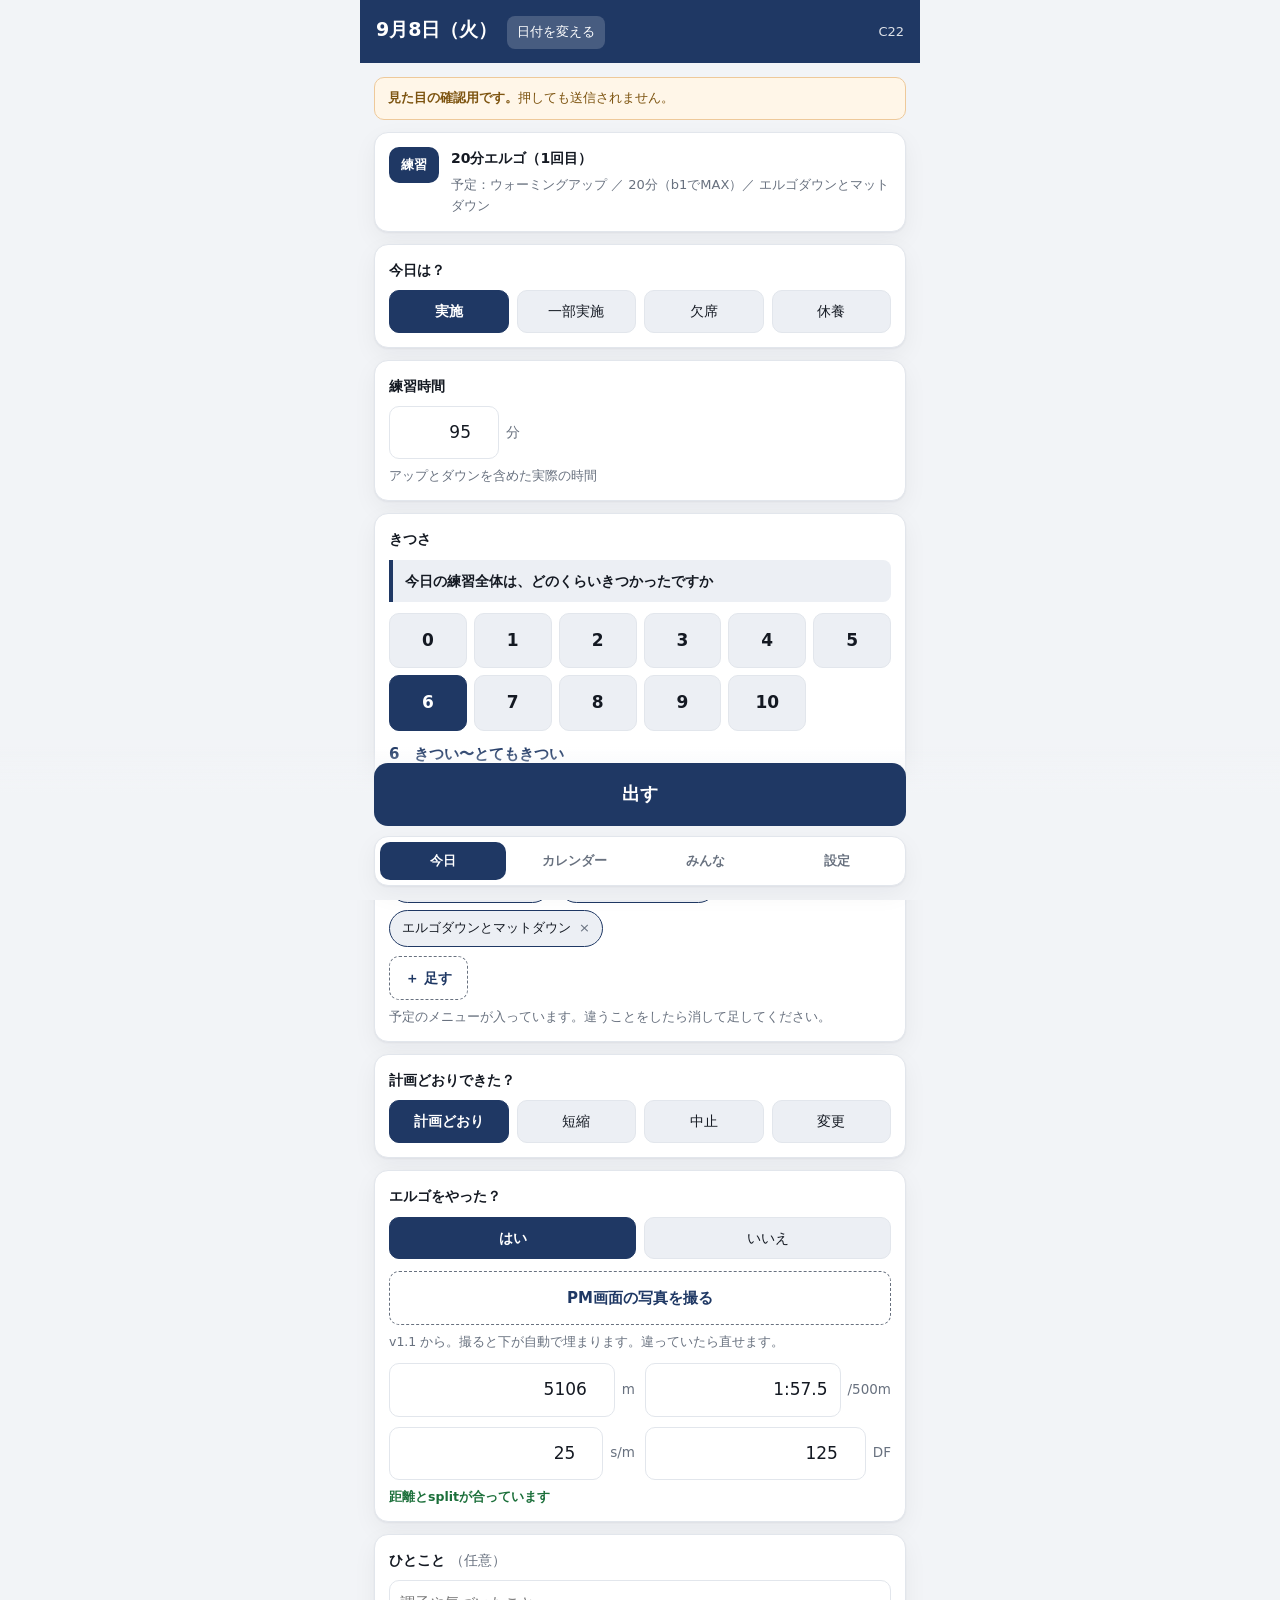
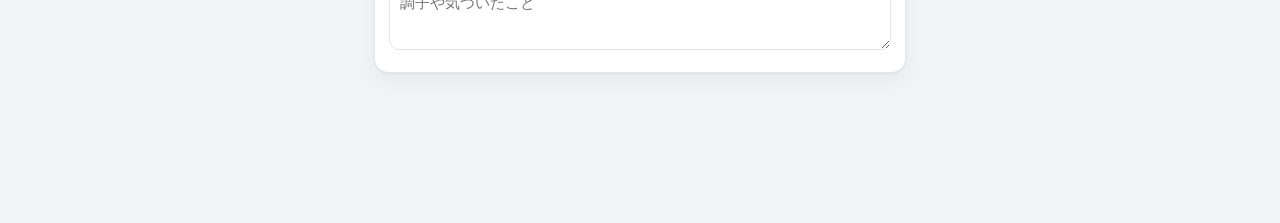
<file: docs/mockups/submit.html>
<!doctype html>
<html lang="ja">
<meta charset="utf-8">
<meta name="viewport" content="width=device-width, initial-scale=1.0, viewport-fit=cover">
<title>RowLog 提出画面</title>
<style>
  :root{
    --bg:#f2f4f7; --card:#ffffff; --ink:#141922; --sub:#68717f;
    --line:#e2e6ec; --pill:#eceff4; --accent:#1f3864; --on-accent:#ffffff;
    --warn:#b8202a; --ok:#1b6f3a; --off:#8a94a3;
    --race:#8a5a12; --race-bg:#fff6e8;
    --flag-bg:#fff6e8; --flag-line:#eec99a; --flag-ink:#7d5410;
    --shadow:0 1px 2px rgba(20,25,34,.05), 0 8px 24px rgba(20,25,34,.05);
  }
  @media (prefers-color-scheme: dark){
    :root:not([data-theme="light"]){
      --bg:#10141a; --card:#191f28; --ink:#e7ecf3; --sub:#96a0ae;
      --line:#2a323d; --pill:#232b36; --accent:#8fb0dd; --on-accent:#0e1319;
      --warn:#ff9a92; --ok:#79d6a0; --off:#707b8a;
      --race:#e8c98b; --race-bg:#2a2416;
      --flag-bg:#2a2416; --flag-line:#5b4a24; --flag-ink:#e8c98b;
      --shadow:0 1px 2px rgba(0,0,0,.4), 0 8px 24px rgba(0,0,0,.3);
    }
  }
  :root[data-theme="dark"]{
    --bg:#10141a; --card:#191f28; --ink:#e7ecf3; --sub:#96a0ae;
    --line:#2a323d; --pill:#232b36; --accent:#8fb0dd; --on-accent:#0e1319;
    --warn:#ff9a92; --ok:#79d6a0; --off:#707b8a; --race:#e8c98b; --race-bg:#2a2416;
    --flag-bg:#2a2416; --flag-line:#5b4a24; --flag-ink:#e8c98b;
    --shadow:0 1px 2px rgba(0,0,0,.4), 0 8px 24px rgba(0,0,0,.3);
  }

  *{box-sizing:border-box; -webkit-tap-highlight-color:transparent}
  html{background:var(--bg)}
  body{
    margin:0; background:var(--bg); color:var(--ink);
    font:16px/1.6 "Hiragino Sans","Hiragino Kaku Gothic ProN","Yu Gothic","Meiryo",system-ui,sans-serif;
    padding-bottom:150px;
  }
  .shell{max-width:560px; margin:0 auto; min-height:100vh}

  header{
    position:sticky; top:0; z-index:5; background:var(--accent); color:var(--on-accent);
    padding:14px 16px; display:flex; align-items:baseline; gap:10px;
  }
  header .d{font-size:19px; font-weight:700}
  header .id{margin-left:auto; font-size:13px; opacity:.85; font-variant-numeric:tabular-nums}
  header button{
    background:color-mix(in srgb, var(--on-accent) 18%, transparent); color:var(--on-accent);
    border:0; border-radius:8px; padding:6px 10px; font:inherit; font-size:13px; cursor:pointer;
  }
  header button:focus-visible{outline:2px solid var(--on-accent); outline-offset:2px}

  main{padding:14px 14px 0; display:flex; flex-direction:column; gap:12px}

  .flag{background:var(--flag-bg); border:1px solid var(--flag-line); color:var(--flag-ink);
    border-radius:10px; padding:10px 13px; font-size:13px; margin:0}
  .flag b{font-weight:700}

  .card{background:var(--card); border:1px solid var(--line); border-radius:14px;
    padding:14px; box-shadow:var(--shadow)}
  .lbl{font-size:14px; font-weight:700; margin:0 0 9px}
  .lbl .opt{font-weight:400; color:var(--sub)}
  .hint{font-size:12.5px; color:var(--sub); margin:7px 0 0}

  /* 今日の予定バナー */
  .plan{display:flex; gap:12px; align-items:flex-start}
  .plan .kind{
    flex:0 0 auto; border-radius:10px; padding:8px 12px; font-size:13px; font-weight:700;
    background:var(--accent); color:var(--on-accent);
  }
  .plan .kind.off{background:var(--pill); color:var(--off); border:1px solid var(--line)}
  .plan .kind.race{background:var(--race-bg); color:var(--race); border:1px solid var(--flag-line)}
  .plan .body{flex:1 1 auto; min-width:0}
  .plan .body p{margin:0; font-size:14px}
  .plan .body .menus{margin-top:6px; font-size:13px; color:var(--sub)}

  .seg{display:grid; grid-template-columns:repeat(4,1fr); gap:8px}
  .seg.two{grid-template-columns:1fr 1fr}
  .seg button{
    font:inherit; font-size:13.5px; padding:12px 2px; border-radius:10px; cursor:pointer;
    border:1px solid var(--line); background:var(--pill); color:var(--ink);
    text-wrap:balance; line-height:1.25;
  }
  .seg button[aria-pressed="true"]{background:var(--accent); color:var(--on-accent);
    border-color:var(--accent); font-weight:700}
  .seg button:focus-visible{outline:2px solid var(--accent); outline-offset:2px}

  .q{background:var(--pill); border-left:4px solid var(--accent); border-radius:0 8px 8px 0;
    padding:10px 12px; font-size:14px; font-weight:700; margin:0 0 11px; text-wrap:balance}
  .rpe{display:grid; grid-template-columns:repeat(6,1fr); gap:7px}
  .rpe button{
    font:inherit; font-size:17px; font-weight:700; padding:13px 0; border-radius:10px; cursor:pointer;
    border:1px solid var(--line); background:var(--pill); color:var(--ink);
    font-variant-numeric:tabular-nums;
  }
  .rpe button[aria-pressed="true"]{background:var(--accent); color:var(--on-accent); border-color:var(--accent)}
  .rpe button:focus-visible{outline:2px solid var(--accent); outline-offset:2px}
  .rpelabel{margin:11px 0 0; font-size:15px; font-weight:700; color:var(--accent); min-height:24px}

  .field{display:flex; gap:7px; align-items:center}
  .num{font:inherit; font-size:17px; padding:12px; border:1px solid var(--line); border-radius:10px;
    background:var(--card); color:var(--ink); width:110px; text-align:right; font-variant-numeric:tabular-nums}
  .num:focus-visible{outline:2px solid var(--accent); outline-offset:1px}
  .unit{font-size:13.5px; color:var(--sub)}

  .tags{display:flex; flex-wrap:wrap; gap:7px}
  .tag{background:var(--pill); border:1px solid var(--line); border-radius:999px;
    padding:7px 12px; font-size:13px; display:inline-flex; gap:8px; align-items:center}
  .tag .x{color:var(--sub)}
  .tag[data-planned="1"]{border-color:var(--accent)}
  .addbtn{font:inherit; font-size:14px; padding:10px 15px; border-radius:10px; cursor:pointer;
    border:1px dashed var(--sub); background:transparent; color:var(--accent); font-weight:700}
  .photo{width:100%; padding:14px; border-radius:10px; cursor:pointer; border:1px dashed var(--sub);
    background:transparent; color:var(--accent); font:inherit; font-size:15px; font-weight:700}
  .grid2{display:grid; grid-template-columns:1fr 1fr; gap:10px; margin-top:11px}
  .grid2 .num{width:100%}
  textarea{font:inherit; font-size:15px; width:100%; border:1px solid var(--line); border-radius:10px;
    padding:10px; resize:vertical; min-height:58px; background:var(--card); color:var(--ink)}
  textarea:focus-visible{outline:2px solid var(--accent); outline-offset:1px}

  /* カレンダー */
  .calhead{display:flex; align-items:center; gap:10px; margin-bottom:10px}
  .calhead .m{font-size:17px; font-weight:700}
  .calhead button{margin-left:auto; font:inherit; font-size:13px; padding:6px 10px;
    border-radius:8px; border:1px solid var(--line); background:var(--pill); color:var(--ink); cursor:pointer}
  .cal{display:grid; grid-template-columns:repeat(7,1fr); gap:5px}
  .cal .wd{text-align:center; font-size:11.5px; color:var(--sub); padding-bottom:2px}
  .cal .wd.sun{color:var(--warn)}
  .cal .wd.sat{color:var(--accent)}
  .day{
    aspect-ratio:1/1.12; border:1px solid var(--line); border-radius:9px; background:var(--card);
    display:flex; flex-direction:column; align-items:center; justify-content:flex-start;
    padding:4px 2px 3px; font-size:13px; font-variant-numeric:tabular-nums; cursor:pointer;
  }
  .day.blank{border:0; background:transparent; cursor:default}
  .day.off{background:var(--pill); color:var(--off)}
  .day.race{background:var(--race-bg); border-color:var(--flag-line)}
  .day.today{outline:2px solid var(--accent); outline-offset:-2px}
  .day .n{font-weight:600; line-height:1.2}
  .day .mk{font-size:15px; line-height:1; margin-top:auto; padding-bottom:1px}
  .mk.done{color:var(--ok)}
  .mk.miss{color:var(--warn)}
  .mk.rest{color:var(--off)}
  .legend{display:flex; flex-wrap:wrap; gap:12px; margin-top:12px; font-size:12.5px; color:var(--sub)}
  .legend b{color:var(--ink); font-weight:600}

  /* みんな */
  .people{display:grid; grid-template-columns:repeat(auto-fill,minmax(74px,1fr)); gap:7px}
  .p{
    border:1px solid var(--line); border-radius:9px; background:var(--card);
    padding:8px 4px; text-align:center; font-size:12.5px; font-variant-numeric:tabular-nums;
  }
  .p.done{border-color:var(--ok)}
  .p.miss{border-color:var(--warn); background:color-mix(in srgb, var(--warn) 8%, var(--card))}
  .p .s{display:block; font-size:15px; margin-top:2px}
  .stat{display:flex; gap:10px; margin-bottom:12px}
  .stat div{flex:1; background:var(--card); border:1px solid var(--line); border-radius:12px;
    padding:11px; text-align:center}
  .stat .v{font-size:24px; font-weight:700; font-variant-numeric:tabular-nums; line-height:1.2}
  .stat .k{font-size:12px; color:var(--sub)}

  /* タブバー */
  .bar{position:fixed; left:0; right:0; bottom:0; z-index:6;
    background:linear-gradient(180deg, transparent 0%, var(--bg) 30%); padding-top:16px}
  .bar .in{max-width:560px; margin:0 auto; padding:0 14px 14px}
  .submit{width:100%; padding:17px; border:0; border-radius:14px; cursor:pointer;
    background:var(--accent); color:var(--on-accent); font:inherit; font-size:18px; font-weight:700;
    margin-bottom:10px}
  .submit:focus-visible{outline:2px solid var(--ink); outline-offset:2px}
  .tabs{display:grid; grid-template-columns:repeat(4,1fr); gap:6px;
    background:var(--card); border:1px solid var(--line); border-radius:14px; padding:5px;
    box-shadow:var(--shadow)}
  .tabs button{font:inherit; font-size:12.5px; padding:9px 2px; border-radius:10px; cursor:pointer;
    border:0; background:transparent; color:var(--sub); font-weight:600}
  .tabs button[aria-selected="true"]{background:var(--accent); color:var(--on-accent)}
  .tabs button:focus-visible{outline:2px solid var(--accent); outline-offset:2px}

  .hidden{display:none}
  @media (prefers-reduced-motion: no-preference){
    .seg button,.rpe button,.submit,.tabs button{transition:background-color .12s ease,color .12s ease,border-color .12s ease}
  }
</style>

<div class="shell">
  <header>
    <div class="d" id="hd">9月8日（火）</div>
    <button type="button" id="hbtn">日付を変える</button>
    <div class="id">C22</div>
  </header>

  <!-- ========== 今日 ========== -->
  <main id="pane-today">
    <p class="flag"><b>見た目の確認用です。</b>押しても送信されません。</p>

    <section class="card">
      <div class="plan">
        <div class="kind">練習</div>
        <div class="body">
          <p><b>20分エルゴ（1回目）</b></p>
          <p class="menus">予定：ウォーミングアップ ／ 20分（b1でMAX）／ エルゴダウンとマットダウン</p>
        </div>
      </div>
    </section>

    <section class="card">
      <p class="lbl">今日は？</p>
      <div class="seg" id="status">
        <button type="button" aria-pressed="true">実施</button>
        <button type="button" aria-pressed="false">一部実施</button>
        <button type="button" aria-pressed="false">欠席</button>
        <button type="button" aria-pressed="false">休養</button>
      </div>
    </section>

    <div id="loadBlock" style="display:flex; flex-direction:column; gap:12px">
      <section class="card">
        <p class="lbl">練習時間</p>
        <div class="field">
          <input class="num" id="minutes" type="number" inputmode="numeric" value="95" aria-label="練習時間（分）">
          <span class="unit">分</span>
        </div>
        <p class="hint">アップとダウンを含めた実際の時間</p>
      </section>

      <section class="card">
        <p class="lbl">きつさ</p>
        <p class="q" id="rpeQuestion"></p>
        <div class="rpe" id="rpe"></div>
        <p class="rpelabel" id="rpeLabel">&nbsp;</p>
        <p class="hint">練習が終わって15〜30分後に答える</p>
      </section>

      <section class="card">
        <p class="lbl">やったメニュー</p>
        <div class="tags">
          <span class="tag" data-planned="1">ウォーミングアップ<span class="x">×</span></span>
          <span class="tag" data-planned="1">20分（b1でMAX）<span class="x">×</span></span>
          <span class="tag" data-planned="1">エルゴダウンとマットダウン<span class="x">×</span></span>
        </div>
        <div class="tags" style="margin-top:9px"><button type="button" class="addbtn">＋ 足す</button></div>
        <p class="hint">予定のメニューが入っています。違うことをしたら消して足してください。</p>
      </section>

      <section class="card">
        <p class="lbl">計画どおりできた？</p>
        <div class="seg" id="completion">
          <button type="button" aria-pressed="true">計画どおり</button>
          <button type="button" aria-pressed="false">短縮</button>
          <button type="button" aria-pressed="false">中止</button>
          <button type="button" aria-pressed="false">変更</button>
        </div>
      </section>

      <section class="card">
        <p class="lbl">エルゴをやった？</p>
        <div class="seg two" id="didErg">
          <button type="button" aria-pressed="true">はい</button>
          <button type="button" aria-pressed="false">いいえ</button>
        </div>
        <div id="ergBlock" style="margin-top:12px">
          <button type="button" class="photo">PM画面の写真を撮る</button>
          <p class="hint">v1.1 から。撮ると下が自動で埋まります。違っていたら直せます。</p>
          <div class="grid2">
            <div class="field"><input class="num" id="dist" type="number" inputmode="numeric" value="5106" aria-label="距離"><span class="unit">m</span></div>
            <div class="field"><input class="num" id="split" type="text" value="1:57.5" aria-label="平均split"><span class="unit">/500m</span></div>
            <div class="field"><input class="num" id="rate" type="number" inputmode="numeric" value="25" aria-label="平均rate"><span class="unit">s/m</span></div>
            <div class="field"><input class="num" id="drag" type="number" inputmode="numeric" value="125" aria-label="ドラッグファクター"><span class="unit">DF</span></div>
          </div>
          <p class="hint" id="ergCheck"></p>
        </div>
      </section>
    </div>

    <section class="card">
      <p class="lbl">ひとこと <span class="opt">（任意）</span></p>
      <textarea placeholder="調子や気づいたこと" aria-label="ひとこと"></textarea>
    </section>
  </main>

  <!-- ========== カレンダー ========== -->
  <main id="pane-cal" class="hidden">
    <section class="card">
      <div class="calhead">
        <div class="m">2026年9月</div>
        <button type="button">今月へ</button>
      </div>
      <div class="cal" id="cal"></div>
      <div class="legend">
        <span><b>●</b> 出した</span>
        <span><b style="color:var(--warn)">●</b> 練習日なのに未提出</span>
        <span><b style="color:var(--off)">−</b> オフ</span>
        <span><b style="color:var(--race)">■</b> 大会・テスト</span>
      </div>
      <p class="hint">日を押すとその日の記録を出せます。出し忘れた日は赤で残ります。</p>
    </section>

    <section class="card">
      <p class="lbl">今月のあなた</p>
      <div class="stat">
        <div><div class="v">18</div><div class="k">練習日</div></div>
        <div><div class="v">16</div><div class="k">出した</div></div>
        <div><div class="v" style="color:var(--warn)">2</div><div class="k">未提出</div></div>
      </div>
      <p class="hint">未提出が残っていると、休んだのか出し忘れたのか分からなくなります。</p>
    </section>
  </main>

  <!-- ========== みんな ========== -->
  <main id="pane-all" class="hidden">
    <section class="card">
      <p class="lbl">9月8日（火）の提出</p>
      <div class="stat">
        <div><div class="v">31</div><div class="k">出した</div></div>
        <div><div class="v" style="color:var(--warn)">7</div><div class="k">まだ</div></div>
        <div><div class="v">82<span style="font-size:15px">%</span></div><div class="k">提出率</div></div>
      </div>
      <div class="people" id="people"></div>
      <p class="hint">研究用IDで表示しています。実際のアプリでは名前が出ます（名前はアプリのコードには入れません）。</p>
    </section>
  </main>

  <!-- ========== 設定 ========== -->
  <main id="pane-set" class="hidden">
    <section class="card">
      <p class="lbl">あなた</p>
      <p style="margin:0">C22 ／ 1年A組</p>
      <div class="tags" style="margin-top:10px"><button type="button" class="addbtn">別の人に変える</button></div>
    </section>
    <section class="card">
      <p class="lbl">送信待ち</p>
      <p style="margin:0">0 件</p>
      <p class="hint">電波が無いところで出した記録は、ここに溜まって後から自動で送られます。</p>
    </section>
    <section class="card">
      <p class="lbl">このアプリ</p>
      <p style="margin:0; font-size:14px; color:var(--sub)">RowLog v1.0（モック）</p>
    </section>
  </main>
</div>

<div class="bar">
  <div class="in">
    <button class="submit" id="submit">出す</button>
    <div class="tabs" role="tablist" id="tabs">
      <button type="button" role="tab" aria-selected="true"  data-p="today">今日</button>
      <button type="button" role="tab" aria-selected="false" data-p="cal">カレンダー</button>
      <button type="button" role="tab" aria-selected="false" data-p="all">みんな</button>
      <button type="button" role="tab" aria-selected="false" data-p="set">設定</button>
    </div>
  </div>
</div>

<script>
(function(){
  'use strict';

  var RPE_QUESTION = '今日の練習全体は、どのくらいきつかったですか';
  var RPE_LABELS = {0:'休んでいるのと同じ',1:'とても楽',2:'楽',3:'ふつう',4:'ややきつい',
    5:'きつい',6:'きつい〜とてもきつい',7:'とてもきつい',8:'かなりきつい',9:'限界に近い',10:'限界。これ以上は無理'};
  function asksLoad(s){ return s === '実施' || s === '一部実施'; }
  function srpe(m,r){
    if(m===null||m===undefined||m==='') return null;
    if(r===null||r===undefined||r==='') return null;
    var a=Number(m), b=Number(r);
    return (isFinite(a)&&isFinite(b)) ? a*b : null;
  }
  function parseSplit(s){
    if(s===null||s===undefined) return null;
    var t=String(s).trim(); if(!t) return null;
    var m=t.match(/^(?:(\d+):)?(\d{1,2}(?:\.\d+)?)$/); if(!m) return null;
    var mi=m[1]?Number(m[1]):0, se=Number(m[2]);
    return se>=60 ? null : mi*60+se;
  }
  function formatSplit(sec){
    if(sec===null||!isFinite(sec)) return '';
    var m=Math.floor(sec/60), s=sec-m*60;
    return m+':'+(s<10?'0':'')+s.toFixed(1);
  }
  function checkErg(d,t,split){
    var dd=Number(d), tt=Number(t), sp=parseSplit(split);
    if(!isFinite(dd)||dd<=0||!isFinite(tt)||tt<=0||sp===null) return {ok:null,expected:null};
    var e=tt/(dd/500);
    return {ok:Math.abs(sp-e)<=0.5, expected:e};
  }

  document.getElementById('rpeQuestion').textContent = RPE_QUESTION;

  var wrap=document.getElementById('rpe'), chosen=6;
  for(var i=0;i<=10;i++){
    var b=document.createElement('button');
    b.type='button'; b.textContent=String(i);
    b.setAttribute('aria-pressed', String(i===chosen)); b.dataset.v=String(i);
    wrap.appendChild(b);
  }
  function paintRpe(){
    var bs=wrap.querySelectorAll('button');
    for(var i=0;i<bs.length;i++) bs[i].setAttribute('aria-pressed', String(Number(bs[i].dataset.v)===chosen));
    document.getElementById('rpeLabel').textContent = chosen+'　'+RPE_LABELS[chosen];
  }
  wrap.addEventListener('click', function(e){
    var t=e.target.closest('button'); if(!t) return;
    chosen=Number(t.dataset.v); paintRpe();
  });
  paintRpe();

  function seg(id,cb){
    var el=document.getElementById(id);
    el.addEventListener('click', function(e){
      var t=e.target.closest('button'); if(!t) return;
      var bs=el.querySelectorAll('button');
      for(var i=0;i<bs.length;i++) bs[i].setAttribute('aria-pressed', String(bs[i]===t));
      if(cb) cb(t.textContent.trim());
    });
  }
  seg('status', function(v){ document.getElementById('loadBlock').classList.toggle('hidden', !asksLoad(v)); });
  seg('completion');
  seg('didErg', function(v){ document.getElementById('ergBlock').classList.toggle('hidden', v!=='はい'); });

  function recheck(){
    var d=Number(document.getElementById('dist').value);
    var sp=document.getElementById('split').value;
    var out=document.getElementById('ergCheck');
    var r=checkErg(d,1200,sp);
    if(r.ok===null){ out.textContent=''; return; }
    out.textContent = r.ok ? '距離とsplitが合っています'
      : '距離とsplitが合いません（計算上は '+formatSplit(r.expected)+'）';
    out.style.color = r.ok ? 'var(--ok)' : 'var(--warn)';
    out.style.fontWeight='700';
  }
  ['dist','split'].forEach(function(id){
    document.getElementById(id).addEventListener('input', recheck);
  });
  recheck();

  document.getElementById('submit').addEventListener('click', function(){
    alert('モックなので送信しません。\n\nsRPE（練習時間 × きつさ）= '+srpe(document.getElementById('minutes').value, chosen));
  });

  /* --- カレンダー（2026年9月。9/1は火曜） --- */
  var OFF   = {7:1,14:1,23:1,28:1};
  var RACE  = {8:'20分エルゴ', 20:'記録会'};
  var DONE  = {1:1,2:1,3:1,4:1,5:1,9:1,10:1,11:1};
  var MISS  = {6:1,12:1};
  var cal=document.getElementById('cal');
  ['日','月','火','水','木','金','土'].forEach(function(w,i){
    var e=document.createElement('div');
    e.className='wd'+(i===0?' sun':i===6?' sat':'');
    e.textContent=w; cal.appendChild(e);
  });
  for(var k=0;k<2;k++){ var bl=document.createElement('div'); bl.className='day blank'; cal.appendChild(bl); }
  for(var d=1; d<=30; d++){
    var el=document.createElement('div');
    el.className='day'+(OFF[d]?' off':'')+(RACE[d]?' race':'')+(d===8?' today':'');
    var n=document.createElement('div'); n.className='n'; n.textContent=d; el.appendChild(n);
    var mk=document.createElement('div'); mk.className='mk';
    if(OFF[d]){ mk.textContent='−'; mk.className+=' rest'; }
    else if(DONE[d]){ mk.textContent='●'; mk.className+=' done'; }
    else if(MISS[d]){ mk.textContent='●'; mk.className+=' miss'; }
    else { mk.textContent=''; }
    el.appendChild(mk);
    el.title = OFF[d] ? 'オフ' : (RACE[d] || '練習');
    cal.appendChild(el);
  }

  /* --- みんな（研究用IDのみ。実名はコードに入れない） --- */
  var ids=[]; var i2;
  for(i2=1;i2<=14;i2++) ids.push('B'+(i2<10?'0':'')+i2);
  for(i2=1;i2<=24;i2++) ids.push('C'+(i2<10?'0':'')+i2);
  var missing={ 'B03':1,'B09':1,'C04':1,'C11':1,'C17':1,'C22':1,'C24':1 };
  var pe=document.getElementById('people');
  ids.forEach(function(id){
    var e=document.createElement('div');
    e.className='p '+(missing[id]?'miss':'done');
    e.innerHTML='<span>'+id+'</span><span class="s">'+(missing[id]?'—':'●')+'</span>';
    pe.appendChild(e);
  });

  /* --- タブ --- */
  var panes={today:'pane-today', cal:'pane-cal', all:'pane-all', set:'pane-set'};
  var tabs=document.getElementById('tabs');
  tabs.addEventListener('click', function(e){
    var t=e.target.closest('button'); if(!t) return;
    var bs=tabs.querySelectorAll('button');
    for(var i=0;i<bs.length;i++) bs[i].setAttribute('aria-selected', String(bs[i]===t));
    for(var k in panes) document.getElementById(panes[k]).classList.toggle('hidden', k!==t.dataset.p);
    document.getElementById('submit').classList.toggle('hidden', t.dataset.p!=='today');
    document.getElementById('hbtn').classList.toggle('hidden', t.dataset.p!=='today');
    window.scrollTo(0,0);
  });
})();
</script>
</file>
